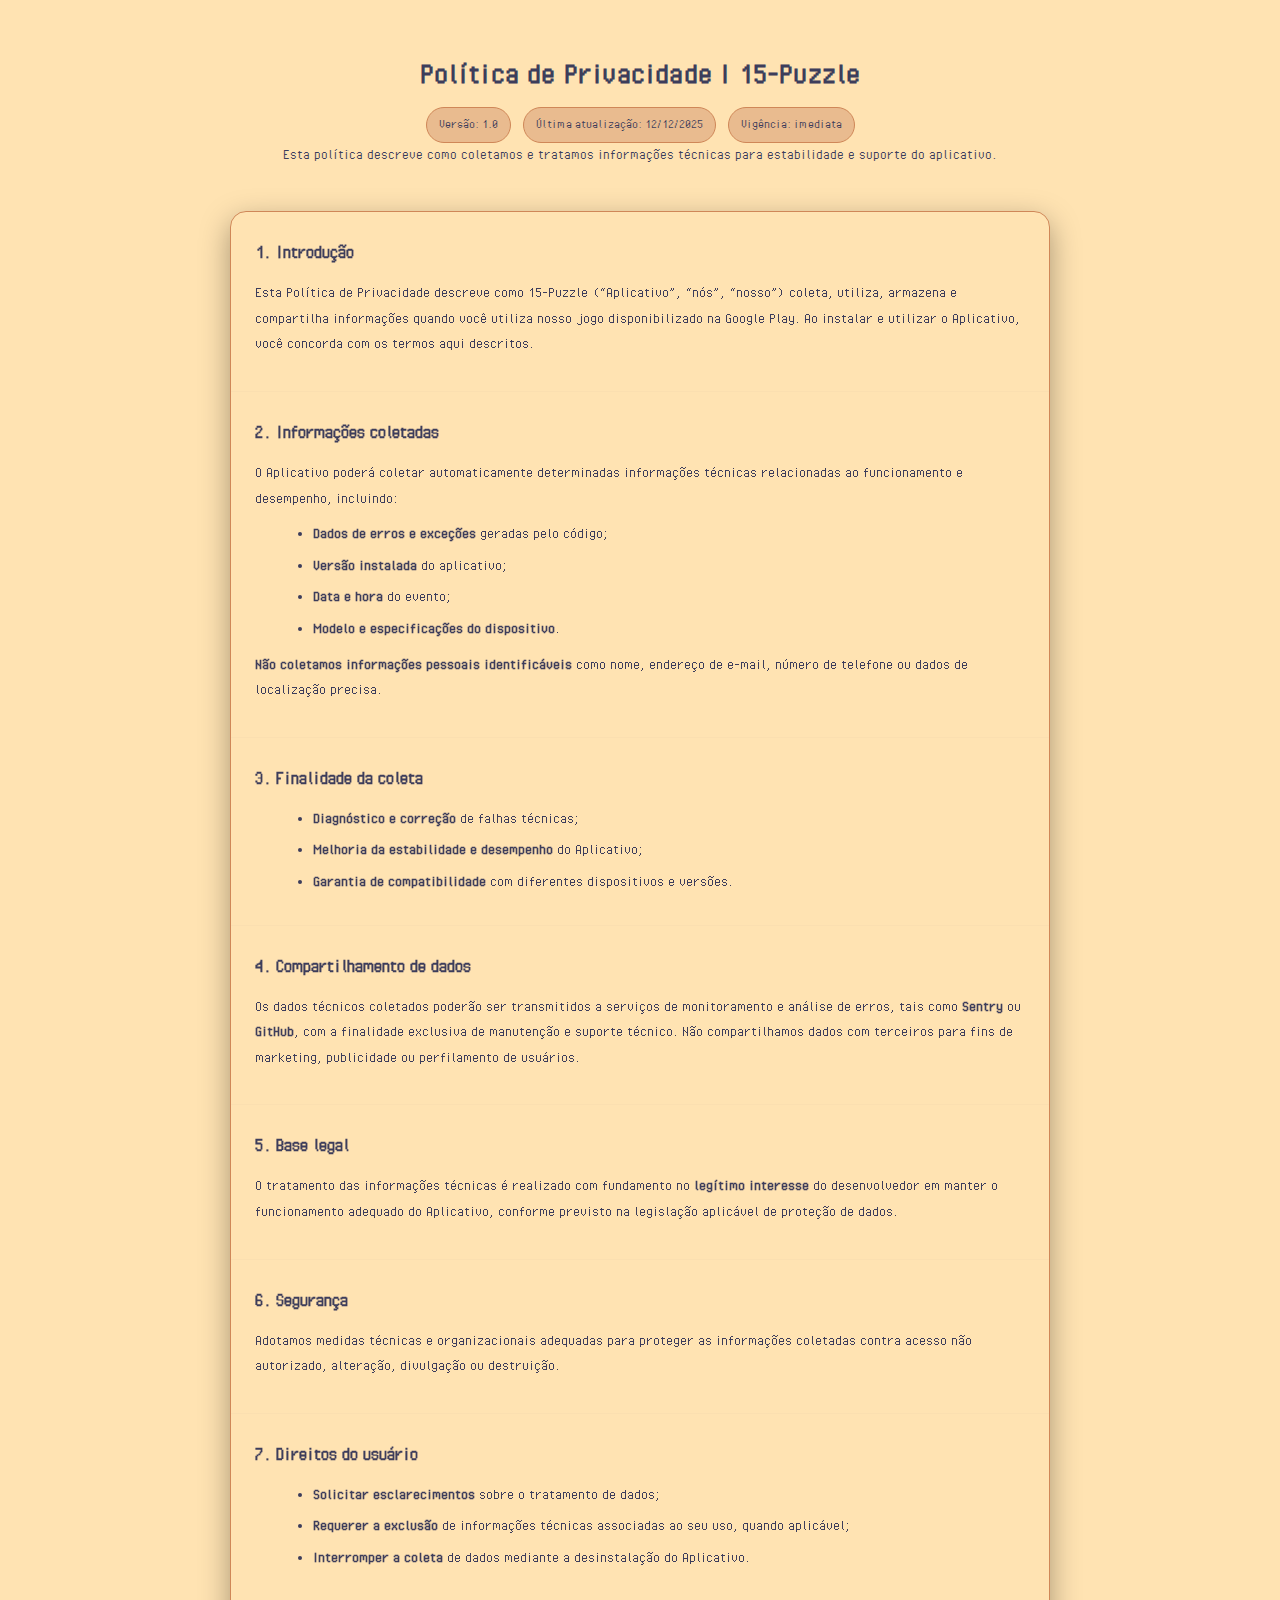
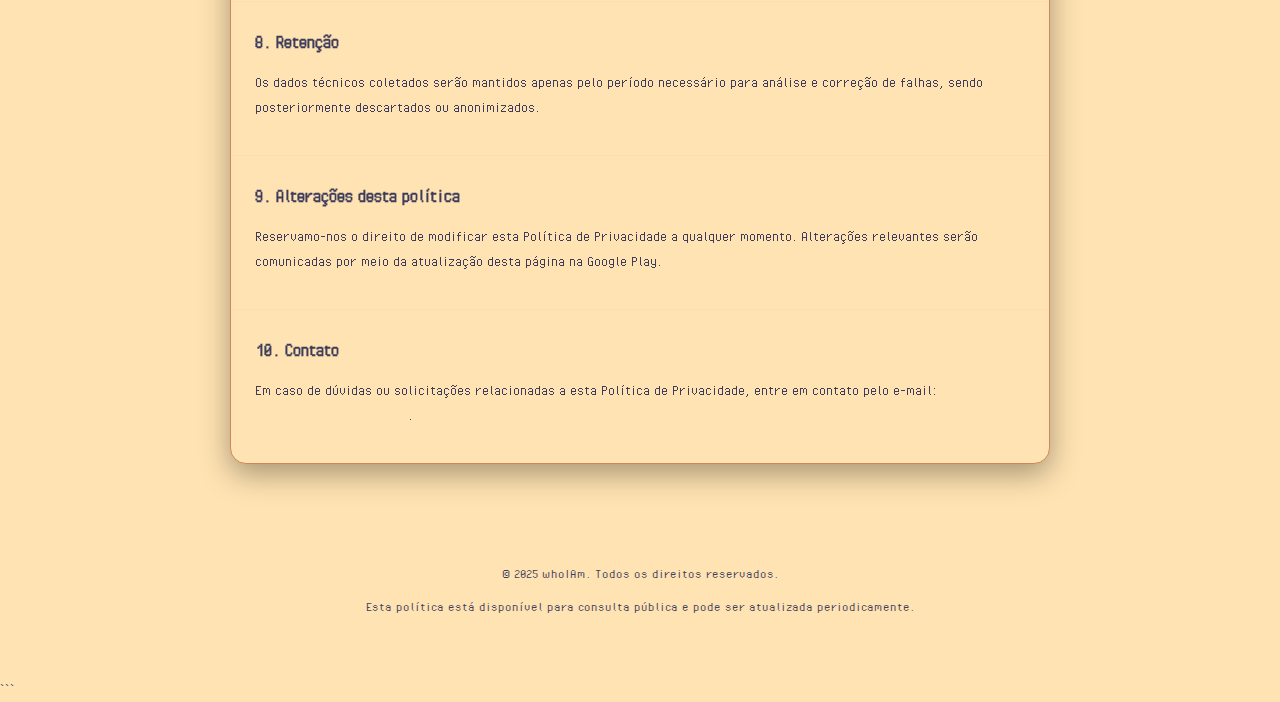
<file: docs/privacy-police.html>
<!doctype html>
<html lang="pt-BR">
<head>
  <meta charset="utf-8" />
  <meta name="viewport" content="width=device-width,initial-scale=1" />
  <title>Política de Privacidade | 15-Puzzle</title>
  <meta name="description" content="Política de Privacidade do aplicativo 15-Puzzle." />
  <style>
    :root{
        --dark: #3d3d5b;          /* Tom escuro */
        --primary-light: #ffe3b2; /* Tom base primário claro */
        --primary-medium: #e9bb8f;/* Tom base primário médio */
        --primary-dark: #cf8758;  /* Tom base primário escuro */
        --sec-blue: #6792b0;      /* secundária azul */
        --sec-green: #70ab8e;     /* secundária verde */
        --sec-yellow: #ffa900;    /* secundária amarelo */
        --sec-pink: #ff5e90;      /* secundária vermelho/rosa */
        --neu-1: #c1ad93;         /* terciário neutro 1 */
        --neu-2: #bba78c;         /* terciário neutro 2 */
        --page-white: #ffffff;
        --muted-bg: rgba(193,173,147,0.06);
    }
    @font-face {
        font-family: 'PixelOperator';
        src: url('../assets/webfonts/pixel_operator.ttf') format('truetype');
        font-weight: normal;
        font-style: normal;
        font-display: swap;
    }
    * { box-sizing: border-box; }
    body {
      margin: 0;
      font-family: 'PixelOperator';
      background-color: var(--primary-light);
      color: var(--dark);
      line-height: 1.6;
    }
    header {
      padding: 48px 20px 20px;
      text-align: center;
    }
    header h1 {
      margin: 0 0 8px;
      font-size: 2rem;
      letter-spacing: 0.2px;
    }
    header p {
      margin: 0;
      color: var(--dark);
      font-size: 0.95rem;
    }
    main {
      max-width: 860px;
      margin: 24px auto 64px;
      padding: 0 20px;
    }
    .card {
      background: var(--primary-light);
      border: 1px solid var(--primary-dark);
      backdrop-filter: blur(6px);
      border-radius: 16px;
      overflow: hidden;
      box-shadow: 0 10px 30px rgba(0,0,0,0.35);
    }
    .card section {
      padding: 24px;
      border-top: 1px solid var(--muted-bg);
    }
    .card section:first-child { border-top: 0; }
    h2 {
      margin: 0 0 12px;
      font-size: 1.25rem;
      color: var(--dark);
    }
    h3 {
      margin: 16px 0 8px;
      font-size: 1.05rem;
    }
    p { margin: 10px 0; }
    ul { margin: 10px 0 0 18px; }
    li { margin: 6px 0; }
    a { color: var(--primary-light); text-decoration: none; }
    a:hover { text-decoration: underline; }
    footer {
      text-align: center;
      color: var(--dark);
      font-size: 0.9rem;
      padding: 24px 20px 48px;
    }
    .meta {
      display: flex;
      gap: 12px;
      justify-content: center;
      flex-wrap: wrap;
      margin-top: 8px;
    }
    .badge {
      font-size: 0.85rem;
      color: var(--dark);
      background: var(--primary-medium);
      border: 1px solid var(--primary-dark);
      border-radius: 999px;
      padding: 6px 12px;
    }
  </style>
</head>
<body>
  <header>
    <h1>Política de Privacidade | 15-Puzzle</h1>
    <div class="meta">
      <span class="badge">Versão: 1.0</span>
      <span class="badge">Última atualização: 12/12/2025</span>
      <span class="badge">Vigência: imediata</span>
    </div>
    <p>Esta política descreve como coletamos e tratamos informações técnicas para estabilidade e suporte do aplicativo.</p>
  </header>

  <main>
    <div class="card" role="article" aria-label="Política de Privacidade">
      <section id="introducao">
        <h2>1. Introdução</h2>
        <p>Esta Política de Privacidade descreve como 15-Puzzle (“Aplicativo”, “nós”, “nosso”) coleta, utiliza, armazena e compartilha informações quando você utiliza nosso jogo disponibilizado na Google Play. Ao instalar e utilizar o Aplicativo, você concorda com os termos aqui descritos.</p>
      </section>

      <section id="informacoes-coletadas">
        <h2>2. Informações coletadas</h2>
        <p>O Aplicativo poderá coletar automaticamente determinadas informações técnicas relacionadas ao funcionamento e desempenho, incluindo:</p>
        <ul>
          <li><strong>Dados de erros e exceções</strong> geradas pelo código;</li>
          <li><strong>Versão instalada</strong> do aplicativo;</li>
          <li><strong>Data e hora</strong> do evento;</li>
          <li><strong>Modelo e especificações do dispositivo</strong>.</li>
        </ul>
        <p><strong>Não coletamos informações pessoais identificáveis</strong> como nome, endereço de e-mail, número de telefone ou dados de localização precisa.</p>
      </section>

      <section id="finalidade">
        <h2>3. Finalidade da coleta</h2>
        <ul>
          <li><strong>Diagnóstico e correção</strong> de falhas técnicas;</li>
          <li><strong>Melhoria da estabilidade e desempenho</strong> do Aplicativo;</li>
          <li><strong>Garantia de compatibilidade</strong> com diferentes dispositivos e versões.</li>
        </ul>
      </section>

      <section id="compartilhamento">
        <h2>4. Compartilhamento de dados</h2>
        <p>Os dados técnicos coletados poderão ser transmitidos a serviços de monitoramento e análise de erros, tais como <strong>Sentry</strong> ou <strong>GitHub</strong>, com a finalidade exclusiva de manutenção e suporte técnico. Não compartilhamos dados com terceiros para fins de marketing, publicidade ou perfilamento de usuários.</p>
      </section>

      <section id="base-legal">
        <h2>5. Base legal</h2>
        <p>O tratamento das informações técnicas é realizado com fundamento no <strong>legítimo interesse</strong> do desenvolvedor em manter o funcionamento adequado do Aplicativo, conforme previsto na legislação aplicável de proteção de dados.</p>
      </section>

      <section id="seguranca">
        <h2>6. Segurança</h2>
        <p>Adotamos medidas técnicas e organizacionais adequadas para proteger as informações coletadas contra acesso não autorizado, alteração, divulgação ou destruição.</p>
      </section>

      <section id="direitos-usuario">
        <h2>7. Direitos do usuário</h2>
        <ul>
          <li><strong>Solicitar esclarecimentos</strong> sobre o tratamento de dados;</li>
          <li><strong>Requerer a exclusão</strong> de informações técnicas associadas ao seu uso, quando aplicável;</li>
          <li><strong>Interromper a coleta</strong> de dados mediante a desinstalação do Aplicativo.</li>
        </ul>
      </section>

      <section id="retencao">
        <h2>8. Retenção</h2>
        <p>Os dados técnicos coletados serão mantidos apenas pelo período necessário para análise e correção de falhas, sendo posteriormente descartados ou anonimizados.</p>
      </section>

      <section id="alteracoes">
        <h2>9. Alterações desta política</h2>
        <p>Reservamo-nos o direito de modificar esta Política de Privacidade a qualquer momento. Alterações relevantes serão comunicadas por meio da atualização desta página na Google Play.</p>
      </section>

      <section id="contato">
        <h2>10. Contato</h2>
        <p>Em caso de dúvidas ou solicitações relacionadas a esta Política de Privacidade, entre em contato pelo e-mail: <a href="mailto:suporte@seudominio.com">suporte@seudominio.com</a>.</p>
      </section>
    </div>
  </main>

  <footer>
    <p>© 2025 whoIAm. Todos os direitos reservados.</p>
    <p>Esta política está disponível para consulta pública e pode ser atualizada periodicamente.</p>
  </footer>
</body>
</html>
```
</file>
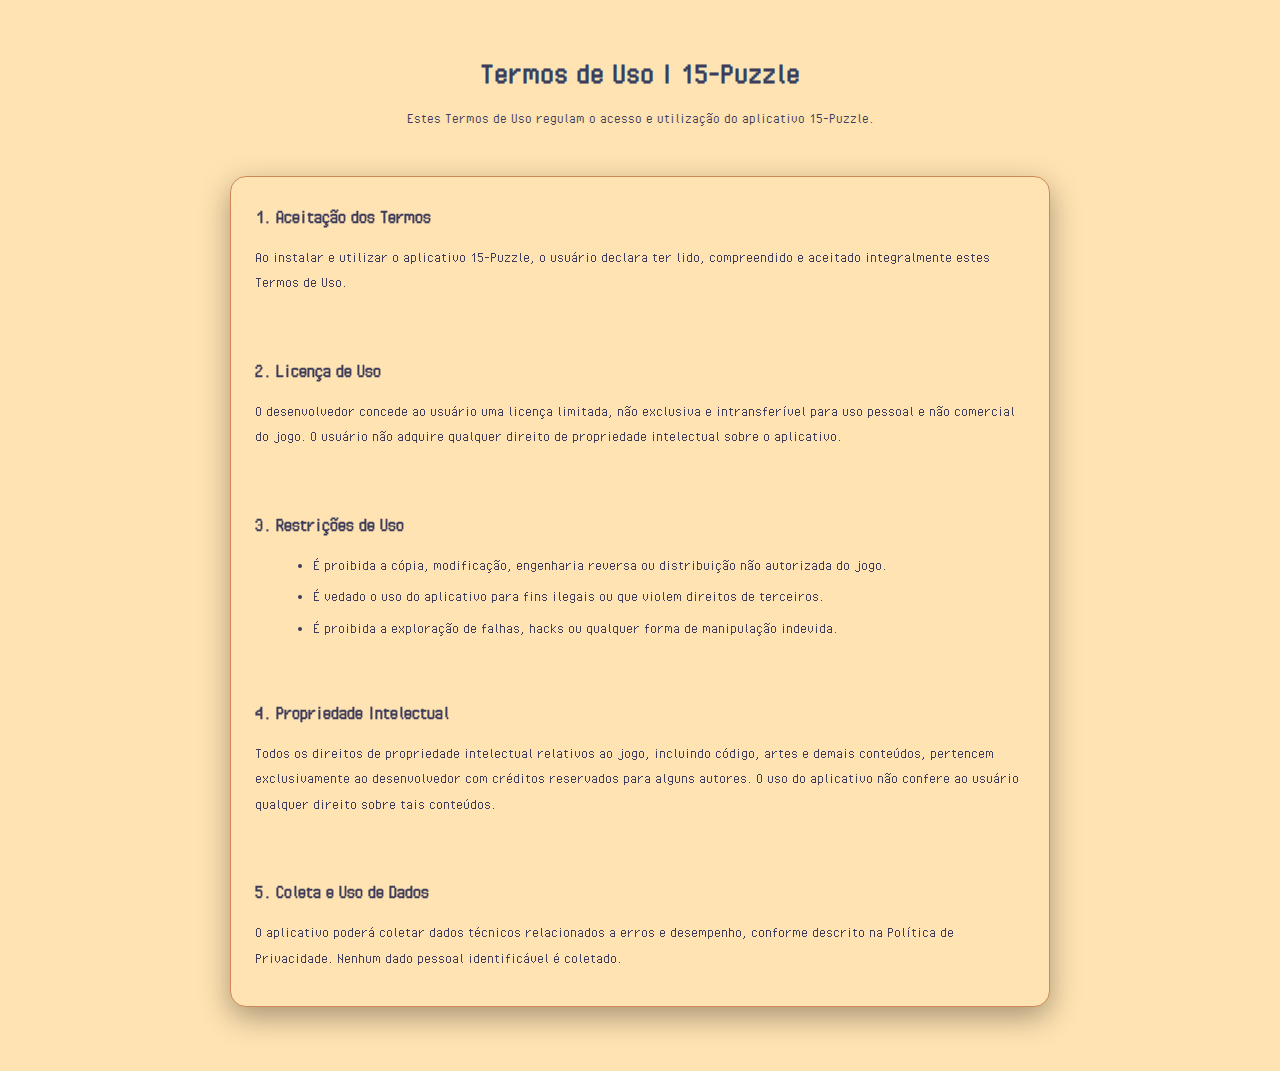
<file: docs/user-term.html>
<!doctype html>
<html lang="pt-BR">
<head>
  <meta charset="utf-8" />
  <meta name="viewport" content="width=device-width,initial-scale=1" />
  <title>Termos de Uso | 15-Puzzle</title>
  <meta name="description" content="Termos de Uso do aplicativo 15-Puzzle." />
  <style>
    :root{
        --dark: #3d3d5b;          /* Tom escuro */
        --primary-light: #ffe3b2; /* Tom base primário claro */
        --primary-medium: #e9bb8f;/* Tom base primário médio */
        --primary-dark: #cf8758;  /* Tom base primário escuro */
        --sec-blue: #6792b0;      /* secundária azul */
        --sec-green: #70ab8e;     /* secundária verde */
        --sec-yellow: #ffa900;    /* secundária amarelo */
        --sec-pink: #ff5e90;      /* secundária vermelho/rosa */
        --neu-1: #c1ad93;         /* terciário neutro 1 */
        --neu-2: #bba78c;         /* terciário neutro 2 */
        --page-white: #ffffff;
        --muted-bg: rgba(193,173,147,0.06);
    }
    @font-face {
        font-family: 'PixelOperator';
        src: url('../assets/webfonts/pixel_operator.ttf') format('truetype');
        font-weight: normal;
        font-style: normal;
        font-display: swap;
    }
    * { box-sizing: border-box; }
    body {
      margin: 0;
      font-family: 'PixelOperator';
      background-color: var(--primary-light);
      color: var(--dark);
      line-height: 1.6;
    }
    header {
      padding: 48px 20px 20px;
      text-align: center;
    }
    header h1 {
      margin: 0 0 8px;
      font-size: 2rem;
    }
    header p {
      margin: 0;
      color: var(--dark);
      font-size: 0.95rem;
    }
    main {
      max-width: 860px;
      margin: 24px auto 64px;
      padding: 0 20px;
    }
    .card {
      background-color: var(--primary-light);
      border: 1px solid var(--primary-dark);
      backdrop-filter: blur(6px);
      border-radius: 16px;
      overflow: hidden;
      box-shadow: 0 10px 30px rgba(0,0,0,0.35);
    }
    .card section {
      padding: 24px;
      border-top: 1px solid var(--primary-light);
    }
    .card section:first-child { border-top: 0; }
    h2 {
      margin: 0 0 12px;
      font-size: 1.25rem;
      color: var(--dark);
    }
    p { margin: 10px 0; }
    ul { margin: 10px 0 0 18px; }
    li { margin: 6px 0; }
    a { color: var(--dark); text-decoration: none; }
    a:hover { text-decoration: underline; }
    footer {
      text-align: center;
      color: var(--dark);
      font-size: 0.9rem;
      padding: 24px 20px 48px;
    }
  </style>
</head>
<body>
  <header>
    <h1>Termos de Uso | 15-Puzzle</h1>
    <p>Estes Termos de Uso regulam o acesso e utilização do aplicativo 15-Puzzle.</p>
  </header>

  <main>
    <div class="card" role="article" aria-label="Termos de Uso">
      <section id="aceitacao">
        <h2>1. Aceitação dos Termos</h2>
        <p>Ao instalar e utilizar o aplicativo 15-Puzzle, o usuário declara ter lido, compreendido e aceitado integralmente estes Termos de Uso.</p>
      </section>

      <section id="licenca">
        <h2>2. Licença de Uso</h2>
        <p>O desenvolvedor concede ao usuário uma licença limitada, não exclusiva e intransferível para uso pessoal e não comercial do jogo. O usuário não adquire qualquer direito de propriedade intelectual sobre o aplicativo.</p>
      </section>

      <section id="restricoes">
        <h2>3. Restrições de Uso</h2>
        <ul>
          <li>É proibida a cópia, modificação, engenharia reversa ou distribuição não autorizada do jogo.</li>
          <li>É vedado o uso do aplicativo para fins ilegais ou que violem direitos de terceiros.</li>
          <li>É proibida a exploração de falhas, hacks ou qualquer forma de manipulação indevida.</li>
        </ul>
      </section>

      <section id="propriedade">
        <h2>4. Propriedade Intelectual</h2>
        <p>Todos os direitos de propriedade intelectual relativos ao jogo, incluindo código, artes e demais conteúdos, pertencem exclusivamente ao desenvolvedor com créditos reservados para alguns autores. O uso do aplicativo não confere ao usuário qualquer direito sobre tais conteúdos.</p>
      </section>

      <section id="dados">
        <h2>5. Coleta e Uso de Dados</h2>
        <p>O aplicativo poderá coletar dados técnicos relacionados a erros e desempenho, conforme descrito na <a href="politica-privacidade.html">Política de Privacidade</a>. Nenhum dado pessoal identificável é coletado.</p>
</file>
